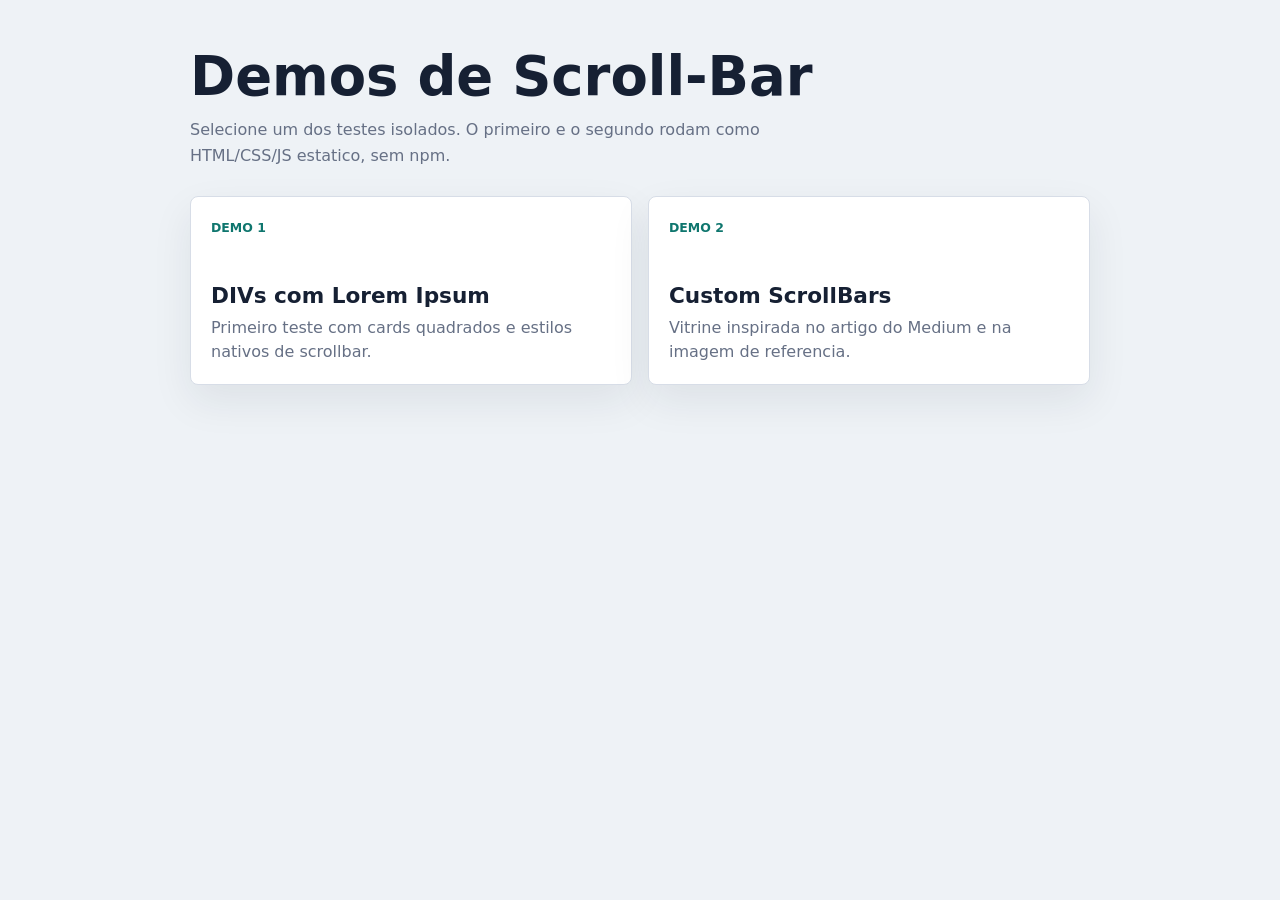
<file: components/scroll-bars/index.html>
<!doctype html>
<html lang="pt-BR">
  <head>
    <meta charset="utf-8">
    <meta name="viewport" content="width=device-width, initial-scale=1">
    <title>Demos de Scroll-Bar</title>
    <style>
      :root {
        color-scheme: light;
        --bg: #eef2f6;
        --ink: #162033;
        --muted: #667085;
        --line: #d7dde7;
        --card: #ffffff;
        --accent: #0f766e;
      }

      * {
        box-sizing: border-box;
      }

      body {
        margin: 0;
        min-height: 100vh;
        background: var(--bg);
        color: var(--ink);
        font-family: Inter, ui-sans-serif, system-ui, -apple-system, BlinkMacSystemFont, "Segoe UI", sans-serif;
      }

      main {
        width: min(900px, calc(100% - 32px));
        margin: 0 auto;
        padding: 48px 0;
      }

      h1 {
        margin: 0 0 12px;
        font-size: clamp(2rem, 5vw, 3.4rem);
        line-height: 1.05;
      }

      .intro {
        max-width: 660px;
        margin: 0 0 28px;
        color: var(--muted);
        line-height: 1.6;
      }

      .demos {
        display: grid;
        grid-template-columns: repeat(auto-fit, minmax(260px, 1fr));
        gap: 16px;
      }

      .demo-link {
        display: block;
        min-height: 180px;
        padding: 20px;
        color: inherit;
        text-decoration: none;
        background: var(--card);
        border: 1px solid var(--line);
        border-radius: 8px;
        box-shadow: 0 16px 40px rgba(22, 32, 51, 0.08);
      }

      .demo-link span {
        display: inline-flex;
        margin-bottom: 48px;
        color: var(--accent);
        font-size: 0.78rem;
        font-weight: 800;
        text-transform: uppercase;
      }

      .demo-link h2 {
        margin: 0 0 8px;
        font-size: 1.35rem;
      }

      .demo-link p {
        margin: 0;
        color: var(--muted);
        line-height: 1.5;
      }
    </style>
  </head>
  <body>
    <main>
      <h1>Demos de Scroll-Bar</h1>
      <p class="intro">Selecione um dos testes isolados. O primeiro e o segundo rodam como HTML/CSS/JS estatico, sem npm.</p>

      <section class="demos" aria-label="Lista de demos">
        <a class="demo-link" href="./demo-1/">
          <span>Demo 1</span>
          <h2>DIVs com Lorem Ipsum</h2>
          <p>Primeiro teste com cards quadrados e estilos nativos de scrollbar.</p>
        </a>

        <a class="demo-link" href="./demo-2/">
          <span>Demo 2</span>
          <h2>Custom ScrollBars</h2>
          <p>Vitrine inspirada no artigo do Medium e na imagem de referencia.</p>
        </a>
      </section>
    </main>
  </body>
</html>
</file>
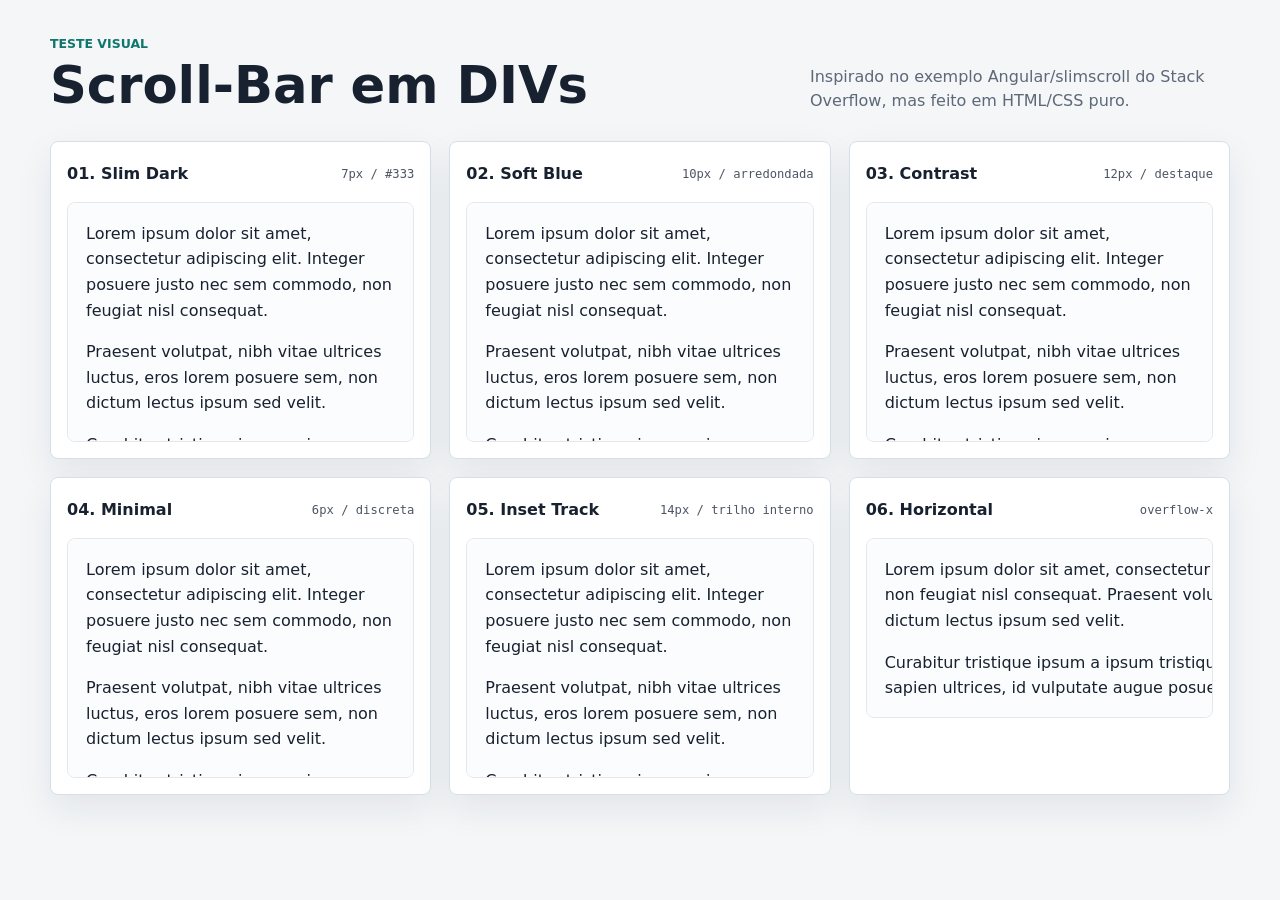
<file: components/scroll-bars/demo-1/index.html>
<!doctype html>
<html lang="pt-BR">
  <head>
    <meta charset="utf-8">
    <meta name="viewport" content="width=device-width, initial-scale=1">
    <title>Teste de Scroll-Bar</title>
    <link rel="stylesheet" href="./styles.css">
  </head>
  <body>
    <main class="page">
      <header class="page-header">
        <div>
          <p class="eyebrow">Teste visual</p>
          <h1>Scroll-Bar em DIVs</h1>
        </div>
        <p class="source">
          Inspirado no exemplo Angular/slimscroll do Stack Overflow, mas feito em HTML/CSS puro.
        </p>
      </header>

      <section class="grid" aria-label="Estilos de barra de rolagem">
        <article class="sample">
          <div class="sample-title">
            <h2>01. Slim Dark</h2>
            <code>7px / #333</code>
          </div>
          <div class="scroll-box slim-dark">
            <p>Lorem ipsum dolor sit amet, consectetur adipiscing elit. Integer posuere justo nec sem commodo, non feugiat nisl consequat.</p>
            <p>Praesent volutpat, nibh vitae ultrices luctus, eros lorem posuere sem, non dictum lectus ipsum sed velit.</p>
            <p>Curabitur tristique ipsum a ipsum tristique, eget porttitor justo hendrerit. Etiam facilisis metus in sapien ultrices, id vulputate augue posuere.</p>
            <p>Sed at tortor vitae massa faucibus rhoncus. Donec feugiat enim at magna gravida, quis bibendum mauris pretium.</p>
            <p>Aliquam nec dignissim augue. Donec non dolor euismod, interdum arcu sed, rhoncus neque.</p>
          </div>
        </article>

        <article class="sample">
          <div class="sample-title">
            <h2>02. Soft Blue</h2>
            <code>10px / arredondada</code>
          </div>
          <div class="scroll-box soft-blue">
            <p>Lorem ipsum dolor sit amet, consectetur adipiscing elit. Integer posuere justo nec sem commodo, non feugiat nisl consequat.</p>
            <p>Praesent volutpat, nibh vitae ultrices luctus, eros lorem posuere sem, non dictum lectus ipsum sed velit.</p>
            <p>Curabitur tristique ipsum a ipsum tristique, eget porttitor justo hendrerit. Etiam facilisis metus in sapien ultrices, id vulputate augue posuere.</p>
            <p>Sed at tortor vitae massa faucibus rhoncus. Donec feugiat enim at magna gravida, quis bibendum mauris pretium.</p>
            <p>Aliquam nec dignissim augue. Donec non dolor euismod, interdum arcu sed, rhoncus neque.</p>
          </div>
        </article>

        <article class="sample">
          <div class="sample-title">
            <h2>03. Contrast</h2>
            <code>12px / destaque</code>
          </div>
          <div class="scroll-box contrast">
            <p>Lorem ipsum dolor sit amet, consectetur adipiscing elit. Integer posuere justo nec sem commodo, non feugiat nisl consequat.</p>
            <p>Praesent volutpat, nibh vitae ultrices luctus, eros lorem posuere sem, non dictum lectus ipsum sed velit.</p>
            <p>Curabitur tristique ipsum a ipsum tristique, eget porttitor justo hendrerit. Etiam facilisis metus in sapien ultrices, id vulputate augue posuere.</p>
            <p>Sed at tortor vitae massa faucibus rhoncus. Donec feugiat enim at magna gravida, quis bibendum mauris pretium.</p>
            <p>Aliquam nec dignissim augue. Donec non dolor euismod, interdum arcu sed, rhoncus neque.</p>
          </div>
        </article>

        <article class="sample">
          <div class="sample-title">
            <h2>04. Minimal</h2>
            <code>6px / discreta</code>
          </div>
          <div class="scroll-box minimal">
            <p>Lorem ipsum dolor sit amet, consectetur adipiscing elit. Integer posuere justo nec sem commodo, non feugiat nisl consequat.</p>
            <p>Praesent volutpat, nibh vitae ultrices luctus, eros lorem posuere sem, non dictum lectus ipsum sed velit.</p>
            <p>Curabitur tristique ipsum a ipsum tristique, eget porttitor justo hendrerit. Etiam facilisis metus in sapien ultrices, id vulputate augue posuere.</p>
            <p>Sed at tortor vitae massa faucibus rhoncus. Donec feugiat enim at magna gravida, quis bibendum mauris pretium.</p>
            <p>Aliquam nec dignissim augue. Donec non dolor euismod, interdum arcu sed, rhoncus neque.</p>
          </div>
        </article>

        <article class="sample">
          <div class="sample-title">
            <h2>05. Inset Track</h2>
            <code>14px / trilho interno</code>
          </div>
          <div class="scroll-box inset-track">
            <p>Lorem ipsum dolor sit amet, consectetur adipiscing elit. Integer posuere justo nec sem commodo, non feugiat nisl consequat.</p>
            <p>Praesent volutpat, nibh vitae ultrices luctus, eros lorem posuere sem, non dictum lectus ipsum sed velit.</p>
            <p>Curabitur tristique ipsum a ipsum tristique, eget porttitor justo hendrerit. Etiam facilisis metus in sapien ultrices, id vulputate augue posuere.</p>
            <p>Sed at tortor vitae massa faucibus rhoncus. Donec feugiat enim at magna gravida, quis bibendum mauris pretium.</p>
            <p>Aliquam nec dignissim augue. Donec non dolor euismod, interdum arcu sed, rhoncus neque.</p>
          </div>
        </article>

        <article class="sample">
          <div class="sample-title">
            <h2>06. Horizontal</h2>
            <code>overflow-x</code>
          </div>
          <div class="scroll-box horizontal">
            <div class="wide-content">
              <p>Lorem ipsum dolor sit amet, consectetur adipiscing elit. Integer posuere justo nec sem commodo, non feugiat nisl consequat. Praesent volutpat, nibh vitae ultrices luctus, eros lorem posuere sem, non dictum lectus ipsum sed velit.</p>
              <p>Curabitur tristique ipsum a ipsum tristique, eget porttitor justo hendrerit. Etiam facilisis metus in sapien ultrices, id vulputate augue posuere.</p>
            </div>
          </div>
        </article>
      </section>
    </main>
  </body>
</html>
</file>
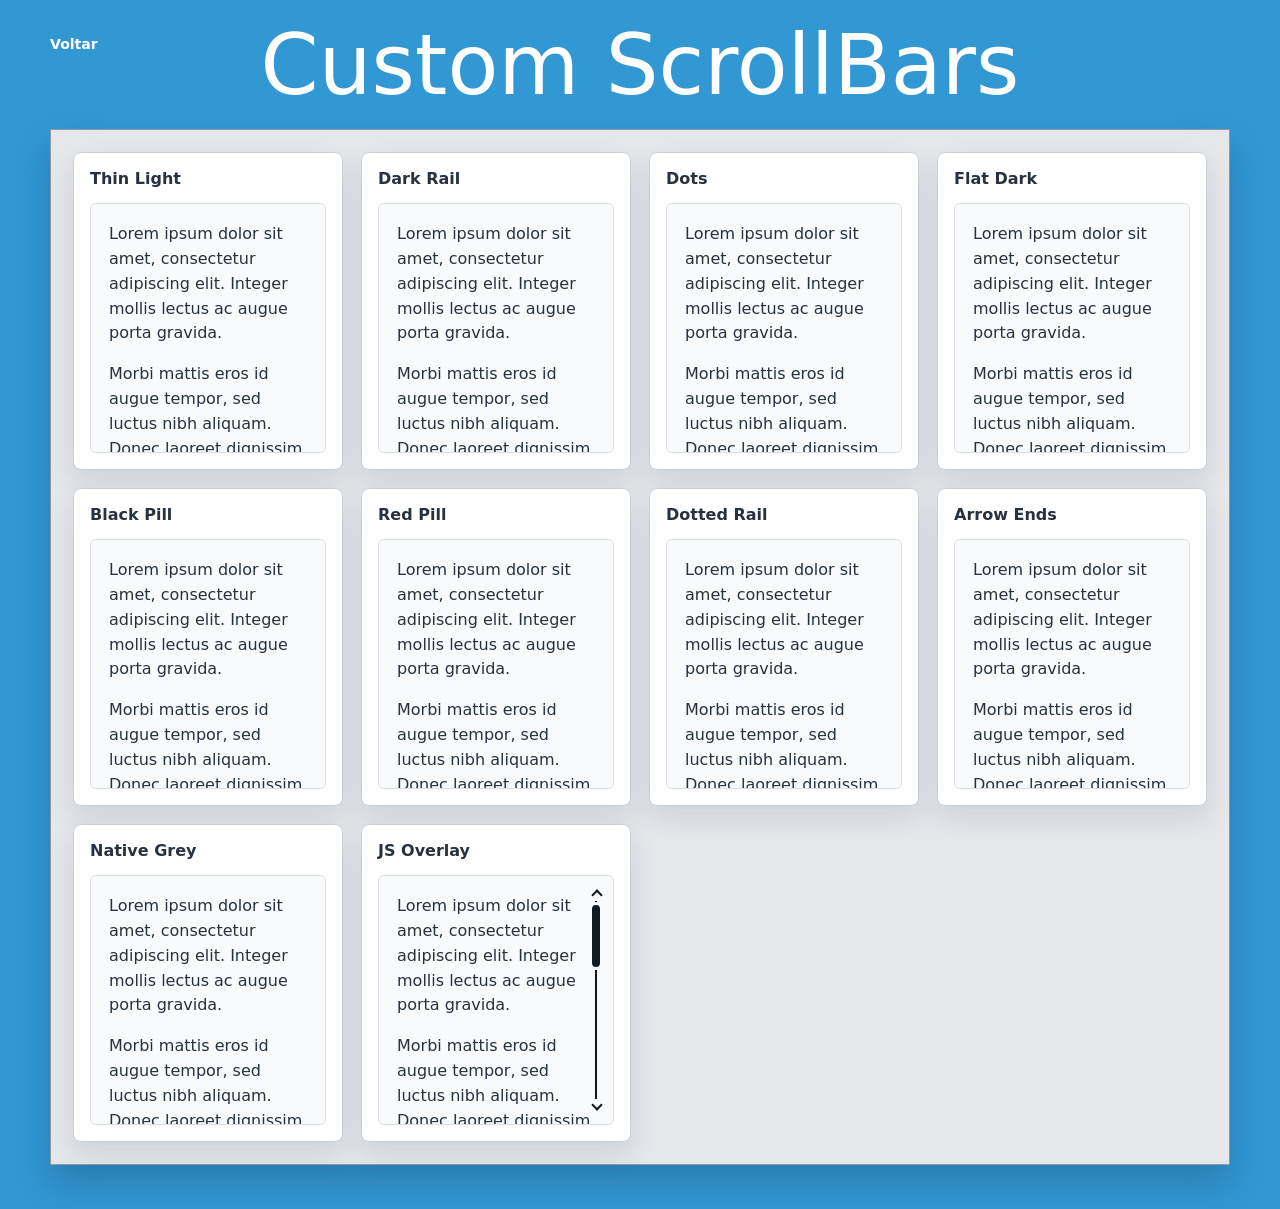
<file: components/scroll-bars/demo-2/index.html>
<!doctype html>
<html lang="pt-BR">
  <head>
    <meta charset="utf-8">
    <meta name="viewport" content="width=device-width, initial-scale=1">
    <title>Demo 2 - Custom ScrollBars</title>
    <link rel="stylesheet" href="./styles.css">
  </head>
  <body>
    <main class="stage">
      <header class="hero">
        <a href="../" class="back-link">Voltar</a>
        <h1>Custom ScrollBars</h1>
      </header>

      <section class="showcase" aria-label="Modelos de barra de rolagem customizada">
        <article class="sample-card">
          <h2>Thin Light</h2>
          <div class="scroll-panel style-01" tabindex="0">
            <p>Lorem ipsum dolor sit amet, consectetur adipiscing elit. Integer mollis lectus ac augue porta gravida.</p>
            <p>Morbi mattis eros id augue tempor, sed luctus nibh aliquam. Donec laoreet dignissim dolor, vitae efficitur magna gravida at.</p>
            <p>Vivamus sed velit dapibus, cursus magna sed, porta nisl. Suspendisse potenti. Etiam nec tempor sapien.</p>
            <p>Praesent congue mauris vel justo finibus, id vestibulum mi aliquam. Nunc vulputate viverra sem, sed feugiat massa.</p>
            <p>Aliquam a augue sit amet elit iaculis porta. Etiam congue tortor a arcu faucibus elementum.</p>
          </div>
        </article>

        <article class="sample-card">
          <h2>Dark Rail</h2>
          <div class="scroll-panel style-02" tabindex="0">
            <p>Lorem ipsum dolor sit amet, consectetur adipiscing elit. Integer mollis lectus ac augue porta gravida.</p>
            <p>Morbi mattis eros id augue tempor, sed luctus nibh aliquam. Donec laoreet dignissim dolor, vitae efficitur magna gravida at.</p>
            <p>Vivamus sed velit dapibus, cursus magna sed, porta nisl. Suspendisse potenti. Etiam nec tempor sapien.</p>
            <p>Praesent congue mauris vel justo finibus, id vestibulum mi aliquam. Nunc vulputate viverra sem, sed feugiat massa.</p>
            <p>Aliquam a augue sit amet elit iaculis porta. Etiam congue tortor a arcu faucibus elementum.</p>
          </div>
        </article>

        <article class="sample-card">
          <h2>Dots</h2>
          <div class="scroll-panel style-03" tabindex="0">
            <p>Lorem ipsum dolor sit amet, consectetur adipiscing elit. Integer mollis lectus ac augue porta gravida.</p>
            <p>Morbi mattis eros id augue tempor, sed luctus nibh aliquam. Donec laoreet dignissim dolor, vitae efficitur magna gravida at.</p>
            <p>Vivamus sed velit dapibus, cursus magna sed, porta nisl. Suspendisse potenti. Etiam nec tempor sapien.</p>
            <p>Praesent congue mauris vel justo finibus, id vestibulum mi aliquam. Nunc vulputate viverra sem, sed feugiat massa.</p>
            <p>Aliquam a augue sit amet elit iaculis porta. Etiam congue tortor a arcu faucibus elementum.</p>
          </div>
        </article>

        <article class="sample-card">
          <h2>Flat Dark</h2>
          <div class="scroll-panel style-04" tabindex="0">
            <p>Lorem ipsum dolor sit amet, consectetur adipiscing elit. Integer mollis lectus ac augue porta gravida.</p>
            <p>Morbi mattis eros id augue tempor, sed luctus nibh aliquam. Donec laoreet dignissim dolor, vitae efficitur magna gravida at.</p>
            <p>Vivamus sed velit dapibus, cursus magna sed, porta nisl. Suspendisse potenti. Etiam nec tempor sapien.</p>
            <p>Praesent congue mauris vel justo finibus, id vestibulum mi aliquam. Nunc vulputate viverra sem, sed feugiat massa.</p>
            <p>Aliquam a augue sit amet elit iaculis porta. Etiam congue tortor a arcu faucibus elementum.</p>
          </div>
        </article>

        <article class="sample-card">
          <h2>Black Pill</h2>
          <div class="scroll-panel style-05" tabindex="0">
            <p>Lorem ipsum dolor sit amet, consectetur adipiscing elit. Integer mollis lectus ac augue porta gravida.</p>
            <p>Morbi mattis eros id augue tempor, sed luctus nibh aliquam. Donec laoreet dignissim dolor, vitae efficitur magna gravida at.</p>
            <p>Vivamus sed velit dapibus, cursus magna sed, porta nisl. Suspendisse potenti. Etiam nec tempor sapien.</p>
            <p>Praesent congue mauris vel justo finibus, id vestibulum mi aliquam. Nunc vulputate viverra sem, sed feugiat massa.</p>
            <p>Aliquam a augue sit amet elit iaculis porta. Etiam congue tortor a arcu faucibus elementum.</p>
          </div>
        </article>

        <article class="sample-card">
          <h2>Red Pill</h2>
          <div class="scroll-panel style-06" tabindex="0">
            <p>Lorem ipsum dolor sit amet, consectetur adipiscing elit. Integer mollis lectus ac augue porta gravida.</p>
            <p>Morbi mattis eros id augue tempor, sed luctus nibh aliquam. Donec laoreet dignissim dolor, vitae efficitur magna gravida at.</p>
            <p>Vivamus sed velit dapibus, cursus magna sed, porta nisl. Suspendisse potenti. Etiam nec tempor sapien.</p>
            <p>Praesent congue mauris vel justo finibus, id vestibulum mi aliquam. Nunc vulputate viverra sem, sed feugiat massa.</p>
            <p>Aliquam a augue sit amet elit iaculis porta. Etiam congue tortor a arcu faucibus elementum.</p>
          </div>
        </article>

        <article class="sample-card">
          <h2>Dotted Rail</h2>
          <div class="scroll-panel style-07" tabindex="0">
            <p>Lorem ipsum dolor sit amet, consectetur adipiscing elit. Integer mollis lectus ac augue porta gravida.</p>
            <p>Morbi mattis eros id augue tempor, sed luctus nibh aliquam. Donec laoreet dignissim dolor, vitae efficitur magna gravida at.</p>
            <p>Vivamus sed velit dapibus, cursus magna sed, porta nisl. Suspendisse potenti. Etiam nec tempor sapien.</p>
            <p>Praesent congue mauris vel justo finibus, id vestibulum mi aliquam. Nunc vulputate viverra sem, sed feugiat massa.</p>
            <p>Aliquam a augue sit amet elit iaculis porta. Etiam congue tortor a arcu faucibus elementum.</p>
          </div>
        </article>

        <article class="sample-card">
          <h2>Arrow Ends</h2>
          <div class="scroll-panel style-08" tabindex="0">
            <p>Lorem ipsum dolor sit amet, consectetur adipiscing elit. Integer mollis lectus ac augue porta gravida.</p>
            <p>Morbi mattis eros id augue tempor, sed luctus nibh aliquam. Donec laoreet dignissim dolor, vitae efficitur magna gravida at.</p>
            <p>Vivamus sed velit dapibus, cursus magna sed, porta nisl. Suspendisse potenti. Etiam nec tempor sapien.</p>
            <p>Praesent congue mauris vel justo finibus, id vestibulum mi aliquam. Nunc vulputate viverra sem, sed feugiat massa.</p>
            <p>Aliquam a augue sit amet elit iaculis porta. Etiam congue tortor a arcu faucibus elementum.</p>
          </div>
        </article>

        <article class="sample-card">
          <h2>Native Grey</h2>
          <div class="scroll-panel style-09" tabindex="0">
            <p>Lorem ipsum dolor sit amet, consectetur adipiscing elit. Integer mollis lectus ac augue porta gravida.</p>
            <p>Morbi mattis eros id augue tempor, sed luctus nibh aliquam. Donec laoreet dignissim dolor, vitae efficitur magna gravida at.</p>
            <p>Vivamus sed velit dapibus, cursus magna sed, porta nisl. Suspendisse potenti. Etiam nec tempor sapien.</p>
            <p>Praesent congue mauris vel justo finibus, id vestibulum mi aliquam. Nunc vulputate viverra sem, sed feugiat massa.</p>
            <p>Aliquam a augue sit amet elit iaculis porta. Etiam congue tortor a arcu faucibus elementum.</p>
          </div>
        </article>

        <article class="sample-card">
          <h2>JS Overlay</h2>
          <div class="custom-scroll" data-custom-scroll tabindex="0">
            <div class="custom-content">
              <p>Lorem ipsum dolor sit amet, consectetur adipiscing elit. Integer mollis lectus ac augue porta gravida.</p>
              <p>Morbi mattis eros id augue tempor, sed luctus nibh aliquam. Donec laoreet dignissim dolor, vitae efficitur magna gravida at.</p>
              <p>Vivamus sed velit dapibus, cursus magna sed, porta nisl. Suspendisse potenti. Etiam nec tempor sapien.</p>
              <p>Praesent congue mauris vel justo finibus, id vestibulum mi aliquam. Nunc vulputate viverra sem, sed feugiat massa.</p>
              <p>Aliquam a augue sit amet elit iaculis porta. Etiam congue tortor a arcu faucibus elementum.</p>
            </div>
            <div class="fake-track" aria-hidden="true">
              <button class="fake-button fake-button-up" type="button" tabindex="-1"></button>
              <div class="fake-thumb"></div>
              <button class="fake-button fake-button-down" type="button" tabindex="-1"></button>
            </div>
          </div>
        </article>
      </section>
    </main>

    <script src="./script.js"></script>
  </body>
</html>
</file>
<file: components/scroll-bars/demo-1/styles.css>
:root {
  color-scheme: light;
  --page: #f4f6f8;
  --ink: #18212f;
  --muted: #5d6878;
  --line: #d8dee7;
  --panel: #ffffff;
}

* {
  box-sizing: border-box;
}

body {
  margin: 0;
  min-height: 100vh;
  background: var(--page);
  color: var(--ink);
  font-family: Inter, ui-sans-serif, system-ui, -apple-system, BlinkMacSystemFont, "Segoe UI", sans-serif;
}

.page {
  width: min(1180px, calc(100% - 32px));
  margin: 0 auto;
  padding: 36px 0 48px;
}

.page-header {
  display: flex;
  align-items: end;
  justify-content: space-between;
  gap: 24px;
  margin-bottom: 28px;
}

.eyebrow {
  margin: 0 0 8px;
  color: #0f766e;
  font-size: 0.78rem;
  font-weight: 700;
  text-transform: uppercase;
}

h1,
h2,
p {
  margin-top: 0;
}

h1 {
  margin-bottom: 0;
  font-size: clamp(2rem, 4vw, 3.25rem);
  line-height: 1.05;
}

.source {
  max-width: 420px;
  margin: 0;
  color: var(--muted);
  line-height: 1.5;
}

.grid {
  display: grid;
  grid-template-columns: repeat(auto-fit, minmax(290px, 1fr));
  gap: 18px;
}

.sample {
  background: var(--panel);
  border: 1px solid var(--line);
  border-radius: 8px;
  padding: 16px;
  box-shadow: 0 14px 36px rgba(24, 33, 47, 0.08);
}

.sample-title {
  display: flex;
  align-items: center;
  justify-content: space-between;
  gap: 12px;
  min-height: 32px;
  margin-bottom: 12px;
}

.sample-title h2 {
  margin: 0;
  font-size: 1rem;
}

.sample-title code {
  color: #4b5563;
  font-size: 0.76rem;
  white-space: nowrap;
}

.scroll-box {
  width: 100%;
  height: 240px;
  overflow-y: auto;
  overscroll-behavior: contain;
  border: 1px solid #e5e7eb;
  border-radius: 8px;
  padding: 18px;
  background: #fbfcfd;
  line-height: 1.6;
  scrollbar-width: thin;
}

.scroll-box p {
  margin-bottom: 16px;
}

.scroll-box p:last-child {
  margin-bottom: 0;
}

.scroll-box::-webkit-scrollbar {
  width: 10px;
  height: 10px;
}

.scroll-box::-webkit-scrollbar-track {
  border-radius: 999px;
}

.scroll-box::-webkit-scrollbar-thumb {
  border-radius: 999px;
}

.scroll-box::-webkit-scrollbar-thumb:hover {
  filter: brightness(0.92);
}

.slim-dark {
  scrollbar-color: rgba(51, 51, 51, 0.68) transparent;
}

.slim-dark::-webkit-scrollbar {
  width: 7px;
}

.slim-dark::-webkit-scrollbar-track {
  background: transparent;
}

.slim-dark::-webkit-scrollbar-thumb {
  background: rgba(51, 51, 51, 0.68);
  border-radius: 5px;
}

.soft-blue {
  scrollbar-color: #3b82f6 #dbeafe;
}

.soft-blue::-webkit-scrollbar {
  width: 10px;
}

.soft-blue::-webkit-scrollbar-track {
  background: #dbeafe;
}

.soft-blue::-webkit-scrollbar-thumb {
  background: #3b82f6;
  border: 2px solid #dbeafe;
}

.contrast {
  scrollbar-color: #111827 #facc15;
}

.contrast::-webkit-scrollbar {
  width: 12px;
}

.contrast::-webkit-scrollbar-track {
  background: #facc15;
}

.contrast::-webkit-scrollbar-thumb {
  background: #111827;
  border: 2px solid #facc15;
}

.minimal {
  scrollbar-color: #9ca3af transparent;
}

.minimal::-webkit-scrollbar {
  width: 6px;
}

.minimal::-webkit-scrollbar-track {
  background: transparent;
}

.minimal::-webkit-scrollbar-thumb {
  background: #9ca3af;
}

.inset-track {
  scrollbar-color: #0f766e #ecfdf5;
}

.inset-track::-webkit-scrollbar {
  width: 14px;
}

.inset-track::-webkit-scrollbar-track {
  background: #ecfdf5;
  border-left: 1px solid #ccfbf1;
}

.inset-track::-webkit-scrollbar-thumb {
  background: #0f766e;
  border: 4px solid #ecfdf5;
}

.horizontal {
  height: 180px;
  overflow-x: auto;
  overflow-y: hidden;
  scrollbar-color: #7c3aed #ede9fe;
}

.horizontal::-webkit-scrollbar {
  height: 12px;
}

.horizontal::-webkit-scrollbar-track {
  background: #ede9fe;
}

.horizontal::-webkit-scrollbar-thumb {
  background: #7c3aed;
  border: 2px solid #ede9fe;
}

.wide-content {
  width: 820px;
}

@media (max-width: 720px) {
  .page {
    width: min(100% - 24px, 1180px);
    padding-top: 24px;
  }

  .page-header {
    display: block;
  }

  .source {
    margin-top: 12px;
  }
}
</file>
<file: components/scroll-bars/demo-2/styles.css>
:root {
  color-scheme: light;
  --blue: #3298d4;
  --panel: #e5e7eb;
  --ink: #27313f;
  --muted: #6a7280;
  --paper: #ffffff;
}

* {
  box-sizing: border-box;
}

body {
  margin: 0;
  min-height: 100vh;
  background: var(--blue);
  color: white;
  font-family: Inter, ui-sans-serif, system-ui, -apple-system, BlinkMacSystemFont, "Segoe UI", sans-serif;
}

.stage {
  width: min(1180px, calc(100% - 32px));
  margin: 0 auto;
  padding: 24px 0 44px;
}

.hero {
  position: relative;
  text-align: center;
}

.back-link {
  position: absolute;
  top: 12px;
  left: 0;
  color: white;
  font-size: 0.88rem;
  font-weight: 700;
  text-decoration: none;
}

h1 {
  margin: 0 0 22px;
  font-size: clamp(2.8rem, 8vw, 5.2rem);
  font-weight: 300;
  letter-spacing: 0;
  line-height: 1;
}

.showcase {
  display: grid;
  grid-template-columns: repeat(auto-fit, minmax(260px, 1fr));
  gap: 18px;
  padding: 22px;
  background: var(--panel);
  border: 1px solid #8f98a5;
  box-shadow: 0 18px 34px rgba(18, 38, 63, 0.24);
}

.sample-card {
  min-width: 0;
  padding: 16px;
  background: var(--paper);
  border: 1px solid #c9ced6;
  border-radius: 8px;
  box-shadow: 0 12px 28px rgba(39, 49, 63, 0.12);
}

.sample-card h2 {
  min-height: 22px;
  margin: 0 0 12px;
  color: var(--ink);
  font-size: 1rem;
  line-height: 1.2;
}

.scroll-panel,
.custom-scroll {
  width: 100%;
  height: 250px;
  background: #f8fafc;
  border: 1px solid #d8dde6;
  border-radius: 6px;
  color: var(--ink);
  line-height: 1.55;
}

.scroll-panel {
  overflow-y: auto;
  overscroll-behavior: contain;
  padding: 18px;
  scrollbar-width: thin;
  scrollbar-color: #2b313a #f4f5f7;
}

.scroll-panel p,
.custom-content p {
  margin: 0 0 16px;
}

.scroll-panel p:last-child,
.custom-content p:last-child {
  margin-bottom: 0;
}

.scroll-panel::-webkit-scrollbar {
  width: 16px;
}

.scroll-panel::-webkit-scrollbar-thumb {
  border-radius: 999px;
}

.scroll-panel::-webkit-scrollbar-track {
  background: #f5f6f8;
}

.style-01::-webkit-scrollbar {
  width: 10px;
}

.style-01::-webkit-scrollbar-track {
  background: linear-gradient(90deg, transparent 42%, #b8bec6 45%, #b8bec6 55%, transparent 58%);
}

.style-01::-webkit-scrollbar-thumb {
  min-height: 54px;
  background: #cfd4da;
  border: 1px solid #a8afb8;
}

.style-01::-webkit-scrollbar-button:vertical:start:decrement {
  height: 14px;
  background: linear-gradient(135deg, transparent 50%, #5c6470 51%) 4px 6px / 6px 6px no-repeat;
}

.style-01::-webkit-scrollbar-button:vertical:end:increment {
  height: 14px;
  background: linear-gradient(315deg, transparent 50%, #5c6470 51%) 4px 2px / 6px 6px no-repeat;
}

.style-02 {
  scrollbar-color: #9aa1aa #262c35;
}

.style-02::-webkit-scrollbar {
  width: 12px;
}

.style-02::-webkit-scrollbar-track {
  background: #262c35;
  border-left: 3px solid #10141a;
  border-right: 3px solid #10141a;
}

.style-02::-webkit-scrollbar-thumb {
  background: #9aa1aa;
  border: 2px solid #262c35;
}

.style-03 {
  scrollbar-color: #737b84 #eef0f3;
}

.style-03::-webkit-scrollbar {
  width: 11px;
}

.style-03::-webkit-scrollbar-track {
  background:
    radial-gradient(circle, #858b93 2px, transparent 3px) center 3px / 11px 18px repeat-y,
    linear-gradient(90deg, transparent 45%, #c7ccd2 46%, #c7ccd2 54%, transparent 55%);
}

.style-03::-webkit-scrollbar-thumb {
  background: #737b84;
  border: 4px solid #eef0f3;
}

.style-04 {
  scrollbar-color: #59616b #222830;
}

.style-04::-webkit-scrollbar {
  width: 12px;
}

.style-04::-webkit-scrollbar-track {
  background: #222830;
}

.style-04::-webkit-scrollbar-thumb {
  background: #59616b;
  border-radius: 0;
}

.style-05 {
  scrollbar-color: #111820 #ffffff;
}

.style-05::-webkit-scrollbar {
  width: 14px;
}

.style-05::-webkit-scrollbar-track {
  background: #ffffff;
}

.style-05::-webkit-scrollbar-thumb {
  background: #111820;
  border: 3px solid #ffffff;
}

.style-06 {
  scrollbar-color: #e43d30 #ffffff;
}

.style-06::-webkit-scrollbar {
  width: 14px;
}

.style-06::-webkit-scrollbar-track {
  background: #ffffff;
}

.style-06::-webkit-scrollbar-thumb {
  background: #e43d30;
  border: 3px solid #ffffff;
}

.style-07 {
  scrollbar-color: #5f6670 #e9ecef;
}

.style-07::-webkit-scrollbar {
  width: 11px;
}

.style-07::-webkit-scrollbar-track {
  background:
    radial-gradient(circle, #5f6670 2px, transparent 2.5px) center 3px / 11px 11px repeat-y,
    #e9ecef;
}

.style-07::-webkit-scrollbar-thumb {
  background: #5f6670;
  border: 4px solid #e9ecef;
}

.style-08 {
  scrollbar-color: #7b838d #eef0f3;
}

.style-08::-webkit-scrollbar {
  width: 13px;
}

.style-08::-webkit-scrollbar-track {
  background: linear-gradient(90deg, transparent 35%, #aab0b8 40%, #aab0b8 60%, transparent 65%);
}

.style-08::-webkit-scrollbar-thumb {
  background: #7b838d;
  border: 3px solid #eef0f3;
}

.style-08::-webkit-scrollbar-button:vertical:start:decrement,
.style-08::-webkit-scrollbar-button:vertical:end:increment {
  display: block;
  height: 16px;
  background-color: #eef0f3;
}

.style-08::-webkit-scrollbar-button:vertical:start:decrement {
  background-image: linear-gradient(135deg, transparent 50%, #4d5560 51%);
  background-position: 4px 7px;
  background-size: 6px 6px;
  background-repeat: no-repeat;
}

.style-08::-webkit-scrollbar-button:vertical:end:increment {
  background-image: linear-gradient(315deg, transparent 50%, #4d5560 51%);
  background-position: 4px 3px;
  background-size: 6px 6px;
  background-repeat: no-repeat;
}

.style-09 {
  scrollbar-color: #979fa9 #d5d8dd;
}

.style-09::-webkit-scrollbar {
  width: 16px;
}

.style-09::-webkit-scrollbar-track {
  background: linear-gradient(90deg, #d5d8dd, #f6f7f9 45%, #c8cdd3);
  border: 1px solid #b7bec7;
}

.style-09::-webkit-scrollbar-thumb {
  background: linear-gradient(90deg, #b5bbc4, #eff1f4 45%, #979fa9);
  border: 1px solid #8f98a3;
}

.custom-scroll {
  position: relative;
  overflow: hidden;
}

.custom-content {
  width: calc(100% + 28px);
  height: 100%;
  overflow-y: scroll;
  padding: 18px 48px 18px 18px;
  color: var(--ink);
  scrollbar-width: none;
}

.custom-content::-webkit-scrollbar {
  display: none;
}

.fake-track {
  position: absolute;
  top: 8px;
  right: 10px;
  bottom: 8px;
  width: 14px;
  pointer-events: none;
}

.fake-track::before {
  content: "";
  position: absolute;
  top: 17px;
  bottom: 17px;
  left: 6px;
  width: 2px;
  background: #101820;
}

.fake-button {
  position: absolute;
  left: 0;
  width: 14px;
  height: 16px;
  padding: 0;
  border: 0;
  background: transparent;
}

.fake-button::before {
  content: "";
  position: absolute;
  left: 4px;
  width: 6px;
  height: 6px;
  border-top: 2px solid #101820;
  border-left: 2px solid #101820;
}

.fake-button-up {
  top: 0;
}

.fake-button-up::before {
  top: 7px;
  transform: rotate(45deg);
}

.fake-button-down {
  bottom: 0;
}

.fake-button-down::before {
  bottom: 7px;
  transform: rotate(225deg);
}

.fake-thumb {
  position: absolute;
  right: 0;
  width: 14px;
  min-height: 48px;
  background: #101820;
  border: 3px solid #f8fafc;
  border-radius: 999px;
  transform: translateY(18px);
}

@media (max-width: 720px) {
  .stage {
    width: min(100% - 24px, 1180px);
  }

  .back-link {
    position: static;
    display: inline-flex;
    margin-bottom: 16px;
  }

  .showcase {
    padding: 14px;
  }
}
</file>
